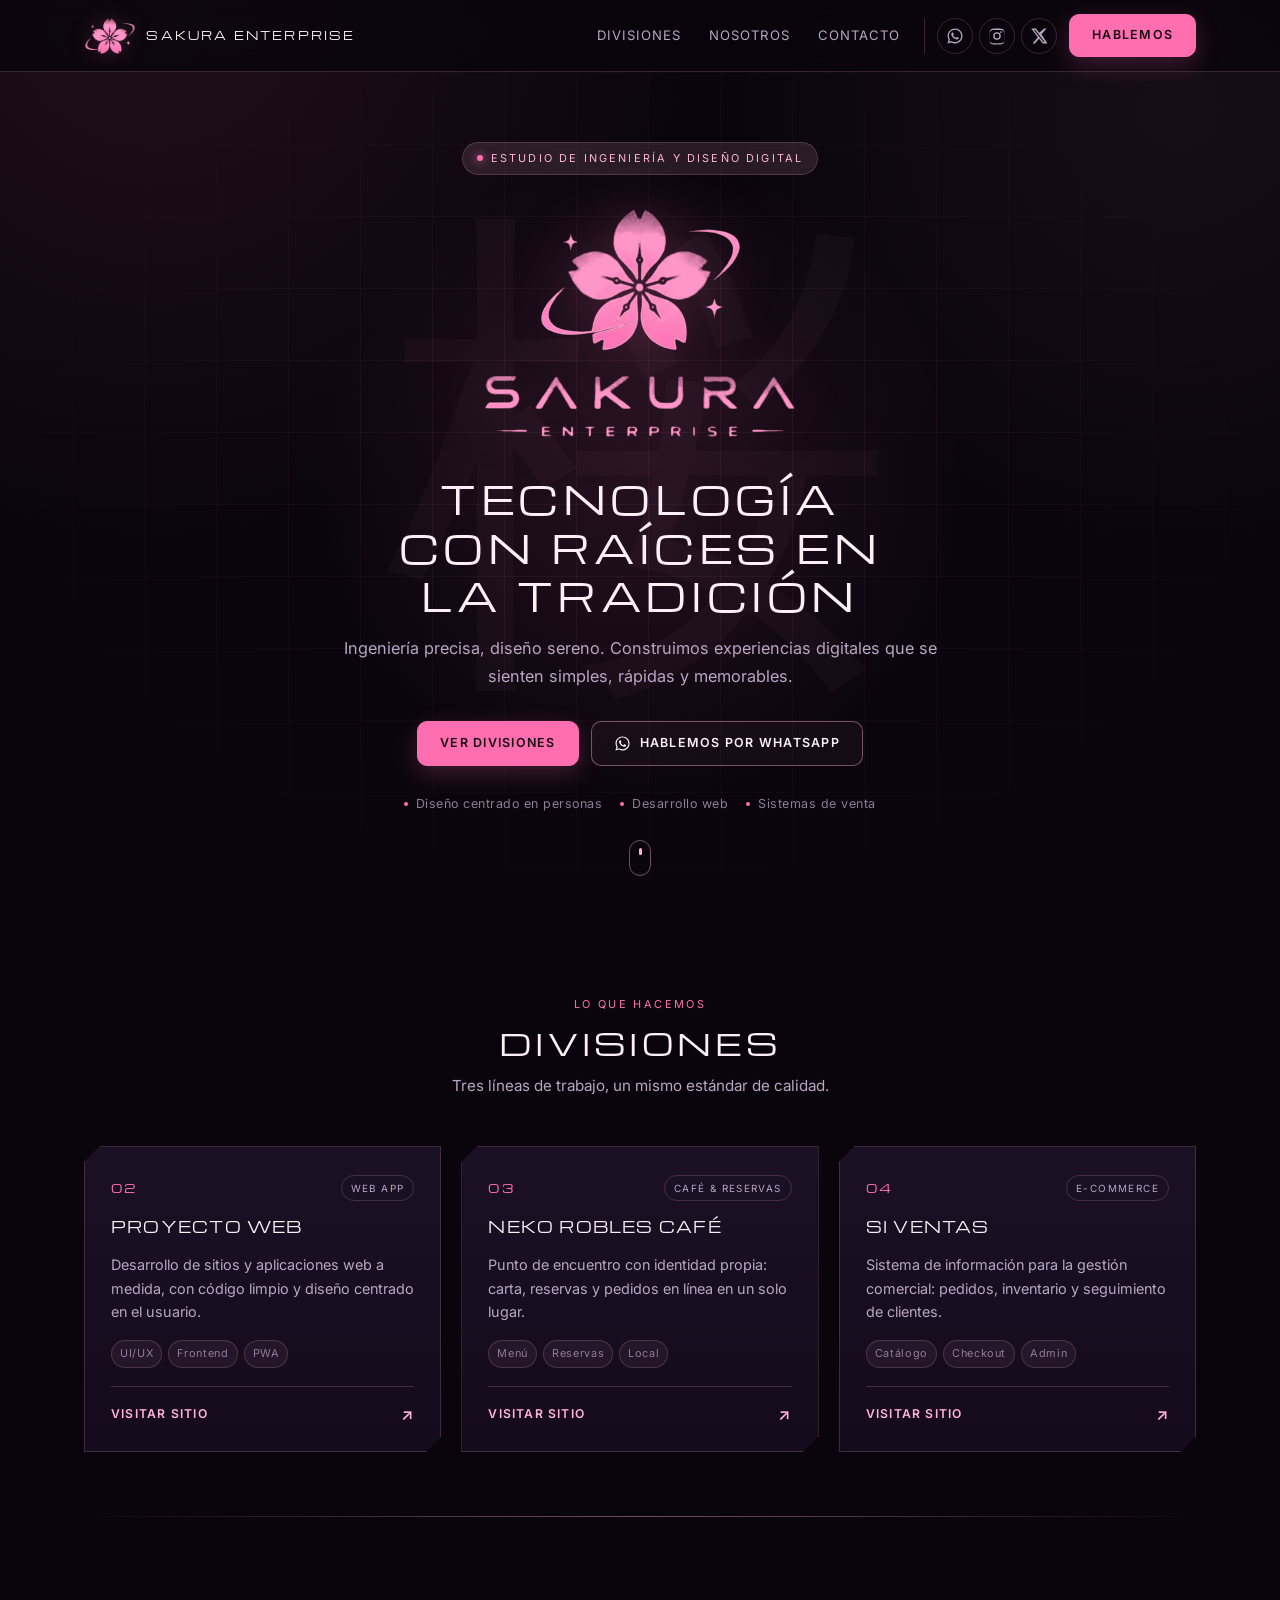
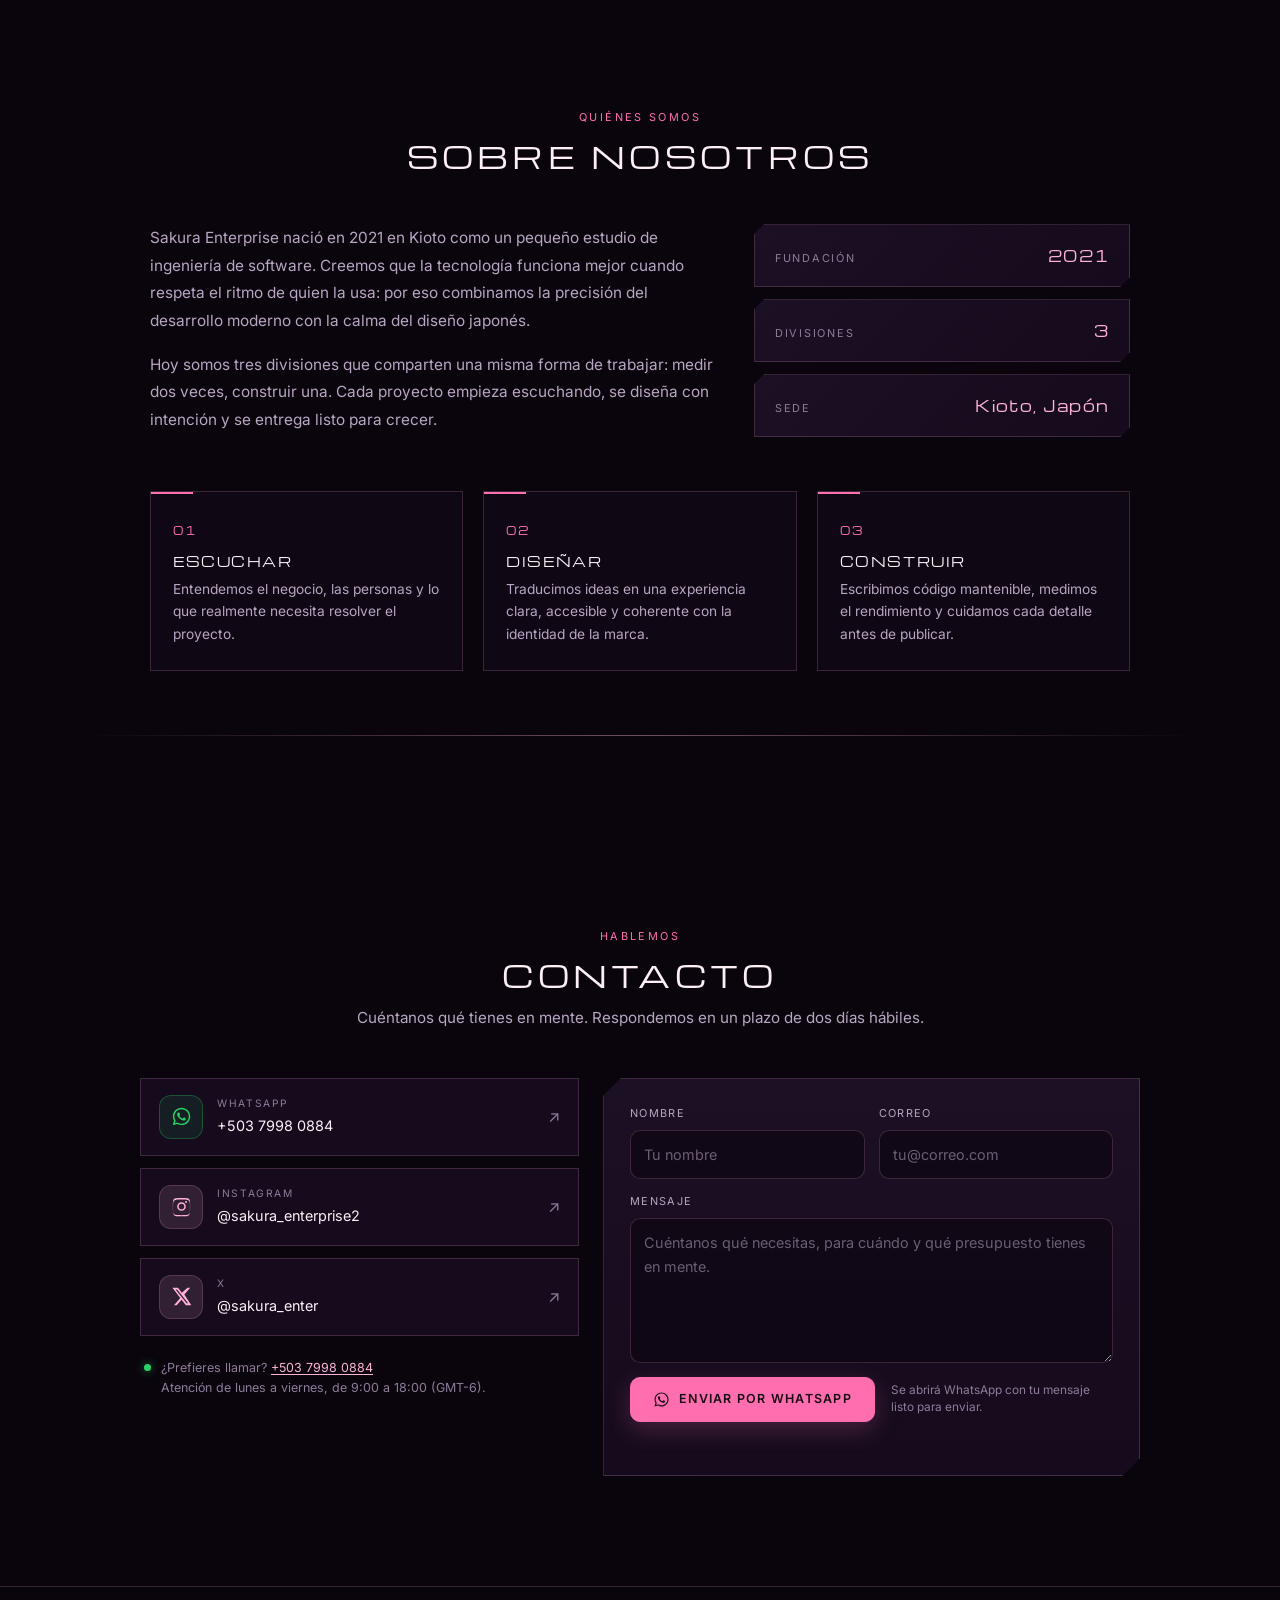
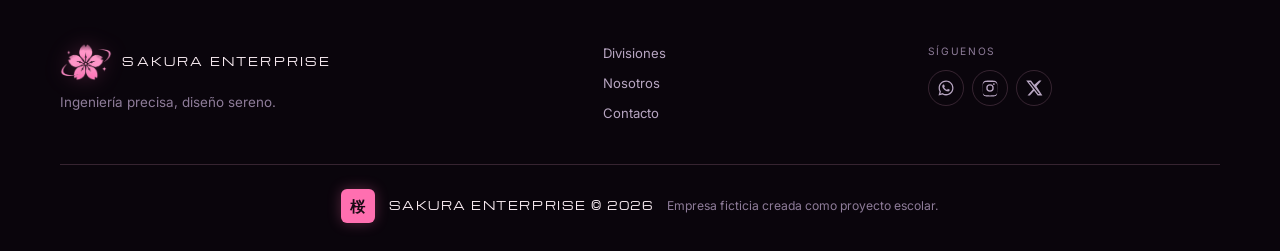
<file: index.html>
<!DOCTYPE html>
<html lang="es">
<head>
  <meta charset="UTF-8">
  <meta name="viewport" content="width=device-width, initial-scale=1.0">
  <meta name="robots" content="noindex">
  <meta http-equiv="refresh" content="0; url=./sakura-enterprise/">
  <link rel="canonical" href="https://lemichiw-cyber.github.io/la-base/sakura-enterprise/">
  <title>Redirigiendo — Sakura Enterprise</title>
  <style>
    body {
      margin: 0;
      min-height: 100vh;
      display: grid;
      place-items: center;
      background: #0A050D;
      color: #FCEFF5;
      font-family: Inter, system-ui, sans-serif;
      text-align: center;
    }
    a { color: #FFB3D9; }
  </style>
</head>
<body>
  <p>Redirigiendo a <a href="./sakura-enterprise/">Sakura Enterprise</a>…</p>
  <script>window.location.replace('./sakura-enterprise/');</script>
</body>
</html>
</file>
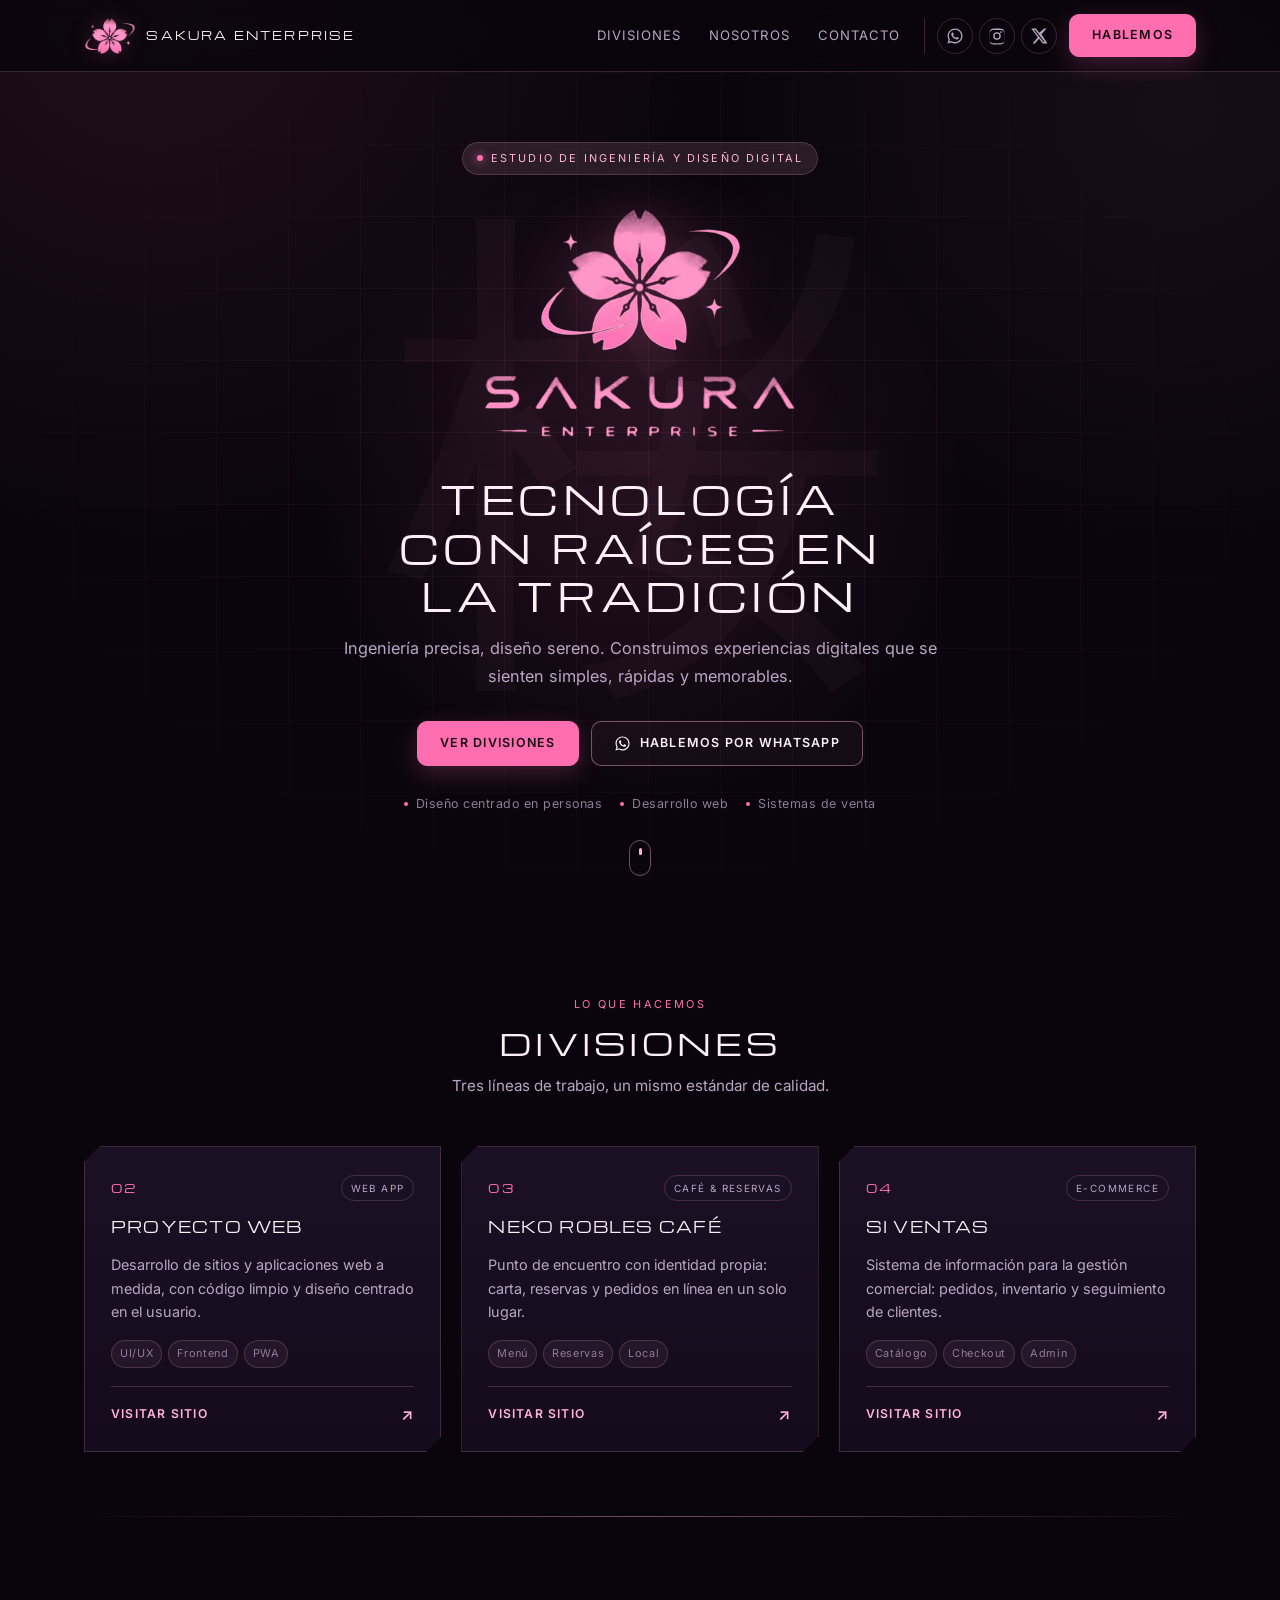
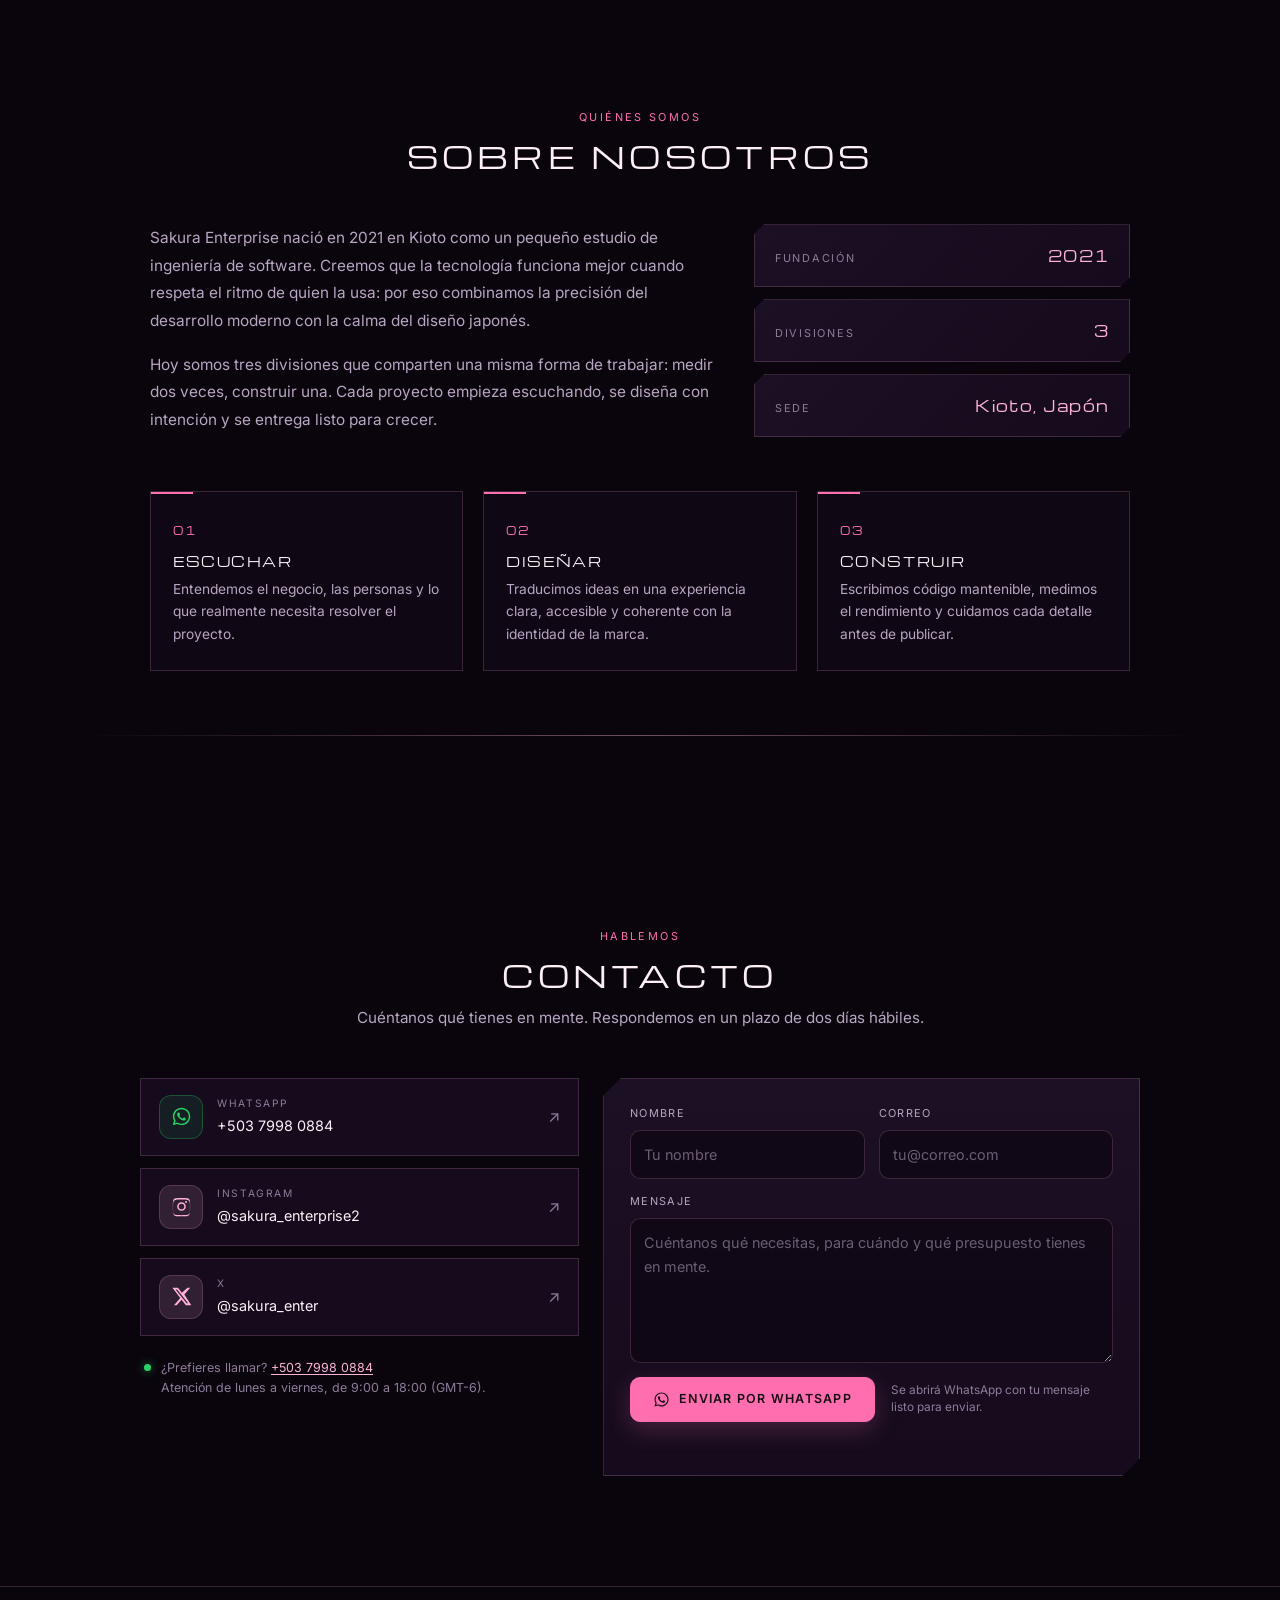
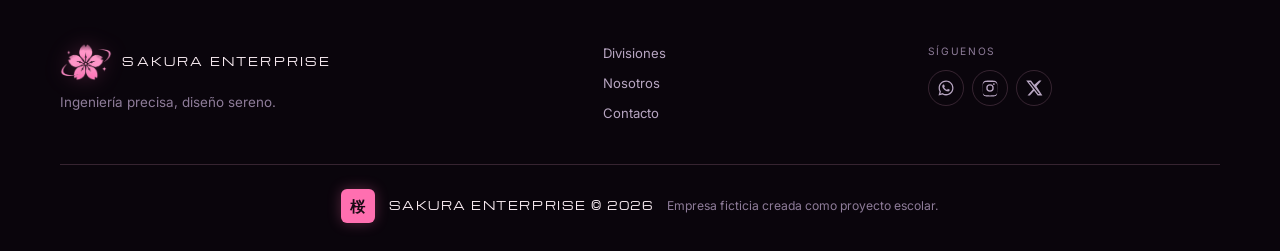
<file: sakura-enterprise/index.html>
<!DOCTYPE html>
<!--
  ============================================================
  Sakura Enterprise — Portal principal (single page)
  ------------------------------------------------------------
  Archivos: index.html · style.css · script.js · assets/
  Sin frameworks: solo HTML, CSS y JavaScript.
  Publicado en GitHub Pages.
  ============================================================
-->
<html lang="es">
<head>
  <meta charset="UTF-8">
  <meta name="viewport" content="width=device-width, initial-scale=1.0">

  <title>Sakura Enterprise — Tecnología con raíces en la tradición</title>
  <meta name="description" content="Sakura Enterprise es un estudio de ingeniería y diseño digital. Creamos sitios web, sistemas de venta y experiencias locales con precisión, calma y atención al detalle.">
  <meta name="author" content="Sakura Enterprise">
  <meta name="robots" content="index, follow">
  <meta name="theme-color" content="#0A050D">

  <!-- URL canónica y compartir en redes -->
  <link rel="canonical" href="https://lemichiw-cyber.github.io/la-base/sakura-enterprise/">

  <meta property="og:type" content="website">
  <meta property="og:locale" content="es_ES">
  <meta property="og:site_name" content="Sakura Enterprise">
  <meta property="og:title" content="Sakura Enterprise — Tecnología con raíces en la tradición">
  <meta property="og:description" content="Ingeniería precisa, diseño sereno. Tres divisiones, un mismo estándar de calidad.">
  <meta property="og:url" content="https://lemichiw-cyber.github.io/la-base/sakura-enterprise/">
  <meta property="og:image" content="https://lemichiw-cyber.github.io/la-base/sakura-enterprise/assets/og-image.jpg">
  <meta property="og:image:width" content="1200">
  <meta property="og:image:height" content="630">
  <meta property="og:image:alt" content="Banner de Sakura Enterprise con una flor de cerezo y el texto Tecnología con raíces en la tradición">

  <meta name="twitter:card" content="summary_large_image">
  <meta name="twitter:site" content="@sakura_enter">
  <meta name="twitter:creator" content="@sakura_enter">
  <meta name="twitter:title" content="Sakura Enterprise — Tecnología con raíces en la tradición">
  <meta name="twitter:description" content="Ingeniería precisa, diseño sereno. Tres divisiones, un mismo estándar de calidad.">
  <meta name="twitter:image" content="https://lemichiw-cyber.github.io/la-base/sakura-enterprise/assets/og-image.jpg">
  <meta name="twitter:image:alt" content="Banner de Sakura Enterprise con una flor de cerezo y el texto Tecnología con raíces en la tradición">

  <!-- Iconos y PWA -->
  <link rel="icon" href="assets/favicon.ico" sizes="any">
  <link rel="icon" type="image/png" sizes="32x32" href="assets/favicon-32.png">
  <link rel="icon" type="image/png" sizes="64x64" href="assets/favicon-64.png">
  <link rel="apple-touch-icon" href="assets/apple-touch-icon.png">
  <link rel="manifest" href="site.webmanifest">

  <!-- Tipografías: Michroma para títulos, Inter para texto -->
  <link rel="preconnect" href="https://fonts.googleapis.com">
  <link rel="preconnect" href="https://fonts.gstatic.com" crossorigin>
  <link href="https://fonts.googleapis.com/css2?family=Inter:wght@400;500;600;700&family=Michroma&display=swap" rel="stylesheet">

  <script>document.documentElement.classList.add('js');</script>
  <link rel="stylesheet" href="style.css">

  <!-- Datos estructurados para buscadores -->
  <script type="application/ld+json">
  {
    "@context": "https://schema.org",
    "@type": "Organization",
    "name": "Sakura Enterprise",
    "url": "https://lemichiw-cyber.github.io/la-base/sakura-enterprise/",
    "logo": "https://lemichiw-cyber.github.io/la-base/sakura-enterprise/assets/logo.png",
    "image": "https://lemichiw-cyber.github.io/la-base/sakura-enterprise/assets/og-image.jpg",
    "description": "Estudio de ingeniería y diseño digital. Sitios web, sistemas de venta y experiencias locales.",
    "sameAs": [
      "https://www.instagram.com/sakura_enterprise2/",
      "https://x.com/sakura_enter"
    ],
    "contactPoint": {
      "@type": "ContactPoint",
      "telephone": "+50379980884",
      "contactType": "customer service",
      "availableLanguage": ["es"]
    }
  }
  </script>
</head>
<body>

  <a class="skip-link" href="#contenido">Saltar al contenido</a>

  <!-- ============ ENCABEZADO FIJO ============ -->
  <header class="site-header" id="inicio">
    <div class="header-inner">
      <a class="brand" href="#inicio" aria-label="Sakura Enterprise, ir al inicio">
        <img class="brand-logo" src="assets/logo-icon.png" width="240" height="174"
             alt="" decoding="async">
        <span class="brand-name">SAKURA&nbsp;<span class="brand-name-enterprise">ENTERPRISE</span></span>
      </a>

      <button class="nav-toggle" type="button" aria-controls="site-nav" aria-expanded="false" aria-label="Abrir menú">
        <span class="nav-toggle-box" aria-hidden="true">
          <span></span><span></span><span></span>
        </span>
      </button>

      <nav class="site-nav" id="site-nav" aria-label="Navegación principal">
        <a href="#divisiones">Divisiones</a>
        <a href="#nosotros">Nosotros</a>
        <a href="#contacto">Contacto</a>

        <div class="nav-socials" role="group" aria-label="Redes sociales">
          <a class="icon-link" href="https://wa.me/50379980884?text=Hola%20Sakura%20Enterprise%2C%20quiero%20informaci%C3%B3n%20sobre%20sus%20servicios."
             target="_blank" rel="noopener noreferrer" aria-label="WhatsApp de Sakura Enterprise">
            <svg class="icon" viewBox="0 0 24 24" aria-hidden="true" focusable="false"><path d="M12.04 2C6.58 2 2.13 6.45 2.13 11.91c0 1.75.46 3.45 1.32 4.95L2 22l5.25-1.38a9.9 9.9 0 0 0 4.79 1.22h.01c5.46 0 9.91-4.45 9.91-9.91C21.96 6.45 17.5 2 12.04 2Zm0 18.15h-.01a8.2 8.2 0 0 1-4.18-1.15l-.3-.18-3.11.82.83-3.04-.2-.31a8.2 8.2 0 0 1-1.26-4.38c0-4.54 3.7-8.24 8.24-8.24 2.2 0 4.27.86 5.83 2.42a8.2 8.2 0 0 1 2.41 5.83c0 4.54-3.7 8.23-8.25 8.23Zm4.52-6.16c-.25-.12-1.47-.72-1.7-.8-.23-.08-.4-.12-.56.12-.17.25-.64.8-.78.96-.14.17-.29.19-.54.06-.25-.12-1.05-.39-2-1.23-.74-.66-1.24-1.47-1.38-1.72-.14-.25-.02-.38.11-.51.11-.11.25-.29.37-.43.12-.14.17-.25.25-.41.08-.17.04-.31-.02-.43-.06-.12-.56-1.34-.76-1.84-.2-.48-.4-.42-.56-.43h-.48c-.17 0-.43.06-.66.31-.23.25-.86.84-.86 2.05 0 1.21.88 2.38 1 2.54.12.17 1.73 2.64 4.19 3.7.59.25 1.05.4 1.41.51.59.19 1.13.16 1.56.1.48-.07 1.47-.6 1.68-1.18.21-.58.21-1.08.15-1.18-.06-.11-.23-.17-.48-.29Z"/></svg>
          </a>
          <a class="icon-link" href="https://www.instagram.com/sakura_enterprise2/"
             target="_blank" rel="noopener noreferrer" aria-label="Instagram de Sakura Enterprise">
            <svg class="icon" viewBox="0 0 24 24" aria-hidden="true" focusable="false"><path d="M12 2.16c3.2 0 3.58.01 4.85.07 1.17.05 1.8.25 2.23.42.56.22.96.48 1.38.9.42.42.68.82.9 1.38.17.43.37 1.06.42 2.23.06 1.27.07 1.65.07 4.85s-.01 3.58-.07 4.85c-.05 1.17-.25 1.8-.42 2.23-.22.56-.48.96-.9 1.38-.42.42-.82.68-1.38.9-.43.17-1.06.37-2.23.42-1.27.06-1.65.07-4.85.07s-3.58-.01-4.85-.07c-1.17-.05-1.8-.25-2.23-.42a3.7 3.7 0 0 1-1.38-.9 3.7 3.7 0 0 1-.9-1.38c-.17-.43-.37-1.06-.42-2.23-.06-1.27-.07-1.65-.07-4.85s.01-3.58.07-4.85c.05-1.17.25-1.8.42-2.23.22-.56.48-.96.9-1.38.42-.42.82-.68 1.38-.9.43-.17 1.06-.37 2.23-.42C8.42 2.17 8.8 2.16 12 2.16Zm0 1.8c-3.15 0-3.52.01-4.76.07-1.15.05-1.77.24-2.18.4-.55.21-.94.47-1.35.88-.41.41-.67.8-.88 1.35-.16.41-.35 1.03-.4 2.18-.06 1.24-.07 1.61-.07 4.76s.01 3.52.07 4.76c.05 1.15.24 1.77.4 2.18.21.55.47.94.88 1.35.41.41.8.67 1.35.88.41.16 1.03.35 2.18.4 1.24.06 1.61.07 4.76.07s3.52-.01 4.76-.07c1.15-.05 1.77-.24 2.18-.4.55-.21.94-.47 1.35-.88.41-.41.67-.8.88-1.35.16-.41.35-1.03.4-2.18.06-1.24.07-1.61.07-4.76s-.01-3.52-.07-4.76c-.05-1.15-.24-1.77-.4-2.18a3.6 3.6 0 0 0-.88-1.35 3.6 3.6 0 0 0-1.35-.88c-.41-.16-1.03-.35-2.18-.4-1.24-.06-1.61-.07-4.76-.07Zm0 3.06a4.98 4.98 0 1 1 0 9.96 4.98 4.98 0 0 1 0-9.96Zm0 8.21a3.23 3.23 0 1 0 0-6.46 3.23 3.23 0 0 0 0 6.46Zm6.34-8.4a1.16 1.16 0 1 1-2.32 0 1.16 1.16 0 0 1 2.32 0Z"/></svg>
          </a>
          <a class="icon-link" href="https://x.com/sakura_enter"
             target="_blank" rel="noopener noreferrer" aria-label="X de Sakura Enterprise">
            <svg class="icon" viewBox="0 0 24 24" aria-hidden="true" focusable="false"><path d="M18.9 2H22l-6.77 7.74L23.2 22h-6.23l-4.88-6.38L6.5 22H3.38l7.24-8.28L1.6 2h6.39l4.41 5.83L18.9 2Zm-1.1 17.84h1.72L7.1 3.96H5.25L17.8 19.84Z"/></svg>
          </a>
        </div>

        <a class="btn btn-primary nav-cta" href="#contacto">Hablemos</a>
      </nav>
    </div>
  </header>

  <main id="contenido">

    <!-- ============ HERO ============ -->
    <section class="hero" aria-labelledby="hero-title">
      <span class="hero-kanji" aria-hidden="true">桜</span>
      <div class="petals" id="petals" aria-hidden="true"></div>

      <div class="hero-content">
        <p class="hero-eyebrow">Estudio de ingeniería y diseño digital</p>

        <img class="hero-logo" src="assets/logo.png" width="660" height="496"
             alt="Logotipo de Sakura Enterprise: flor de cerezo rosa con anillo orbital y el texto SAKURA ENTERPRISE"
             fetchpriority="high">

        <h1 class="hero-title" id="hero-title">Tecnología con raíces en la tradición</h1>
        <p class="hero-sub">Ingeniería precisa, diseño sereno. Construimos experiencias digitales que se sienten simples, rápidas y memorables.</p>

        <div class="hero-actions">
          <a class="btn btn-primary" href="#divisiones">Ver divisiones</a>
          <a class="btn btn-ghost" href="https://wa.me/50379980884?text=Hola%20Sakura%20Enterprise%2C%20quiero%20informaci%C3%B3n%20sobre%20sus%20servicios."
             target="_blank" rel="noopener noreferrer">
            <svg class="icon" viewBox="0 0 24 24" aria-hidden="true" focusable="false"><path d="M12.04 2C6.58 2 2.13 6.45 2.13 11.91c0 1.75.46 3.45 1.32 4.95L2 22l5.25-1.38a9.9 9.9 0 0 0 4.79 1.22h.01c5.46 0 9.91-4.45 9.91-9.91C21.96 6.45 17.5 2 12.04 2Zm0 18.15h-.01a8.2 8.2 0 0 1-4.18-1.15l-.3-.18-3.11.82.83-3.04-.2-.31a8.2 8.2 0 0 1-1.26-4.38c0-4.54 3.7-8.24 8.24-8.24 2.2 0 4.27.86 5.83 2.42a8.2 8.2 0 0 1 2.41 5.83c0 4.54-3.7 8.23-8.25 8.23Zm4.52-6.16c-.25-.12-1.47-.72-1.7-.8-.23-.08-.4-.12-.56.12-.17.25-.64.8-.78.96-.14.17-.29.19-.54.06-.25-.12-1.05-.39-2-1.23-.74-.66-1.24-1.47-1.38-1.72-.14-.25-.02-.38.11-.51.11-.11.25-.29.37-.43.12-.14.17-.25.25-.41.08-.17.04-.31-.02-.43-.06-.12-.56-1.34-.76-1.84-.2-.48-.4-.42-.56-.43h-.48c-.17 0-.43.06-.66.31-.23.25-.86.84-.86 2.05 0 1.21.88 2.38 1 2.54.12.17 1.73 2.64 4.19 3.7.59.25 1.05.4 1.41.51.59.19 1.13.16 1.56.1.48-.07 1.47-.6 1.68-1.18.21-.58.21-1.08.15-1.18-.06-.11-.23-.17-.48-.29Z"/></svg>
            Hablemos por WhatsApp
          </a>
        </div>

        <ul class="hero-tags" aria-label="Especialidades">
          <li>Diseño centrado en personas</li>
          <li>Desarrollo web</li>
          <li>Sistemas de venta</li>
        </ul>
      </div>

      <a class="hero-scroll" href="#divisiones" aria-label="Bajar a las divisiones">
        <span aria-hidden="true"></span>
      </a>
    </section>

    <!-- ============ DIVISIONES ============ -->
    <section class="section" id="divisiones" aria-labelledby="divisiones-title">
      <div class="section-head">
        <p class="section-eyebrow">Lo que hacemos</p>
        <h2 class="section-title" id="divisiones-title">Divisiones</h2>
        <p class="section-sub">Tres líneas de trabajo, un mismo estándar de calidad.</p>
      </div>

      <div class="cards">

        <article class="card">
          <div class="card-top">
            <span class="card-index" aria-hidden="true">02</span>
            <span class="card-badge">Web app</span>
          </div>
          <h3 class="card-title">Proyecto Web</h3>
          <p class="card-text">Desarrollo de sitios y aplicaciones web a medida, con código limpio y diseño centrado en el usuario.</p>
          <ul class="card-tags" aria-label="Especialidades de Proyecto Web">
            <li>UI/UX</li>
            <li>Frontend</li>
            <li>PWA</li>
          </ul>
          <a class="card-link" href="https://lemichiw-cyber.github.io/proyecto_web/"
             target="_blank" rel="noopener noreferrer">
            Visitar sitio <span aria-hidden="true">↗</span>
          </a>
        </article>

        <article class="card">
          <div class="card-top">
            <span class="card-index" aria-hidden="true">03</span>
            <span class="card-badge">Café &amp; reservas</span>
          </div>
          <h3 class="card-title">Neko Robles Café</h3>
          <p class="card-text">Punto de encuentro con identidad propia: carta, reservas y pedidos en línea en un solo lugar.</p>
          <ul class="card-tags" aria-label="Especialidades de Neko Robles Café">
            <li>Menú</li>
            <li>Reservas</li>
            <li>Local</li>
          </ul>
          <a class="card-link" href="https://lemichiw-cyber.github.io/neko-robles-cafe/"
             target="_blank" rel="noopener noreferrer">
            Visitar sitio <span aria-hidden="true">↗</span>
          </a>
        </article>

        <article class="card">
          <div class="card-top">
            <span class="card-index" aria-hidden="true">04</span>
            <span class="card-badge">E-commerce</span>
          </div>
          <h3 class="card-title">SI Ventas</h3>
          <p class="card-text">Sistema de información para la gestión comercial: pedidos, inventario y seguimiento de clientes.</p>
          <ul class="card-tags" aria-label="Especialidades de SI Ventas">
            <li>Catálogo</li>
            <li>Checkout</li>
            <li>Admin</li>
          </ul>
          <a class="card-link" href="https://lemichiw-cyber.github.io/si-ventas-/"
             target="_blank" rel="noopener noreferrer">
            Visitar sitio <span aria-hidden="true">↗</span>
          </a>
        </article>

      </div>
    </section>

    <!-- ============ SOBRE NOSOTROS ============ -->
    <section class="section" id="nosotros" aria-labelledby="nosotros-title">
      <div class="section-head">
        <p class="section-eyebrow">Quiénes somos</p>
        <h2 class="section-title" id="nosotros-title">Sobre nosotros</h2>
      </div>

      <div class="about-grid">
        <div class="about-copy">
          <p>
            Sakura Enterprise nació en 2021 en Kioto como un pequeño estudio de ingeniería de software.
            Creemos que la tecnología funciona mejor cuando respeta el ritmo de quien la usa: por eso
            combinamos la precisión del desarrollo moderno con la calma del diseño japonés.
          </p>
          <p>
            Hoy somos tres divisiones que comparten una misma forma de trabajar: medir dos veces,
            construir una. Cada proyecto empieza escuchando, se diseña con intención y se entrega
            listo para crecer.
          </p>
        </div>

        <dl class="stats">
          <div class="stat">
            <dt class="stat-label">Fundación</dt>
            <dd class="stat-value">2021</dd>
          </div>
          <div class="stat">
            <dt class="stat-label">Divisiones</dt>
            <dd class="stat-value">3</dd>
          </div>
          <div class="stat">
            <dt class="stat-label">Sede</dt>
            <dd class="stat-value">Kioto, Japón</dd>
          </div>
        </dl>
      </div>

      <ol class="process" aria-label="Nuestro proceso de trabajo">
        <li class="process-step">
          <span class="process-number" aria-hidden="true">01</span>
          <h3>Escuchar</h3>
          <p>Entendemos el negocio, las personas y lo que realmente necesita resolver el proyecto.</p>
        </li>
        <li class="process-step">
          <span class="process-number" aria-hidden="true">02</span>
          <h3>Diseñar</h3>
          <p>Traducimos ideas en una experiencia clara, accesible y coherente con la identidad de la marca.</p>
        </li>
        <li class="process-step">
          <span class="process-number" aria-hidden="true">03</span>
          <h3>Construir</h3>
          <p>Escribimos código mantenible, medimos el rendimiento y cuidamos cada detalle antes de publicar.</p>
        </li>
      </ol>
    </section>

    <!-- ============ CONTACTO ============ -->
    <section class="section section-contact" id="contacto" aria-labelledby="contacto-title">
      <div class="section-head">
        <p class="section-eyebrow">Hablemos</p>
        <h2 class="section-title" id="contacto-title">Contacto</h2>
        <p class="section-sub">Cuéntanos qué tienes en mente. Respondemos en un plazo de dos días hábiles.</p>
      </div>

      <div class="contact-layout">
        <div class="contact-list">
          <a class="contact-card" href="https://wa.me/50379980884?text=Hola%20Sakura%20Enterprise%2C%20quiero%20informaci%C3%B3n%20sobre%20sus%20servicios."
             target="_blank" rel="noopener noreferrer">
            <span class="contact-icon contact-icon--wa" aria-hidden="true">
              <svg class="icon" viewBox="0 0 24 24" focusable="false"><path d="M12.04 2C6.58 2 2.13 6.45 2.13 11.91c0 1.75.46 3.45 1.32 4.95L2 22l5.25-1.38a9.9 9.9 0 0 0 4.79 1.22h.01c5.46 0 9.91-4.45 9.91-9.91C21.96 6.45 17.5 2 12.04 2Zm0 18.15h-.01a8.2 8.2 0 0 1-4.18-1.15l-.3-.18-3.11.82.83-3.04-.2-.31a8.2 8.2 0 0 1-1.26-4.38c0-4.54 3.7-8.24 8.24-8.24 2.2 0 4.27.86 5.83 2.42a8.2 8.2 0 0 1 2.41 5.83c0 4.54-3.7 8.23-8.25 8.23Zm4.52-6.16c-.25-.12-1.47-.72-1.7-.8-.23-.08-.4-.12-.56.12-.17.25-.64.8-.78.96-.14.17-.29.19-.54.06-.25-.12-1.05-.39-2-1.23-.74-.66-1.24-1.47-1.38-1.72-.14-.25-.02-.38.11-.51.11-.11.25-.29.37-.43.12-.14.17-.25.25-.41.08-.17.04-.31-.02-.43-.06-.12-.56-1.34-.76-1.84-.2-.48-.4-.42-.56-.43h-.48c-.17 0-.43.06-.66.31-.23.25-.86.84-.86 2.05 0 1.21.88 2.38 1 2.54.12.17 1.73 2.64 4.19 3.7.59.25 1.05.4 1.41.51.59.19 1.13.16 1.56.1.48-.07 1.47-.6 1.68-1.18.21-.58.21-1.08.15-1.18-.06-.11-.23-.17-.48-.29Z"/></svg>
            </span>
            <span class="contact-copy">
              <span class="contact-label">WhatsApp</span>
              <span class="contact-value">+503 7998 0884</span>
            </span>
            <span class="contact-arrow" aria-hidden="true">↗</span>
          </a>

          <a class="contact-card" href="https://www.instagram.com/sakura_enterprise2/"
             target="_blank" rel="noopener noreferrer">
            <span class="contact-icon" aria-hidden="true">
              <svg class="icon" viewBox="0 0 24 24" focusable="false"><path d="M12 2.16c3.2 0 3.58.01 4.85.07 1.17.05 1.8.25 2.23.42.56.22.96.48 1.38.9.42.42.68.82.9 1.38.17.43.37 1.06.42 2.23.06 1.27.07 1.65.07 4.85s-.01 3.58-.07 4.85c-.05 1.17-.25 1.8-.42 2.23-.22.56-.48.96-.9 1.38-.42.42-.82.68-1.38.9-.43.17-1.06.37-2.23.42-1.27.06-1.65.07-4.85.07s-3.58-.01-4.85-.07c-1.17-.05-1.8-.25-2.23-.42a3.7 3.7 0 0 1-1.38-.9 3.7 3.7 0 0 1-.9-1.38c-.17-.43-.37-1.06-.42-2.23-.06-1.27-.07-1.65-.07-4.85s.01-3.58.07-4.85c.05-1.17.25-1.8.42-2.23.22-.56.48-.96.9-1.38.42-.42.82-.68 1.38-.9.43-.17 1.06-.37 2.23-.42C8.42 2.17 8.8 2.16 12 2.16Zm0 1.8c-3.15 0-3.52.01-4.76.07-1.15.05-1.77.24-2.18.4-.55.21-.94.47-1.35.88-.41.41-.67.8-.88 1.35-.16.41-.35 1.03-.4 2.18-.06 1.24-.07 1.61-.07 4.76s.01 3.52.07 4.76c.05 1.15.24 1.77.4 2.18.21.55.47.94.88 1.35.41.41.8.67 1.35.88.41.16 1.03.35 2.18.4 1.24.06 1.61.07 4.76.07s3.52-.01 4.76-.07c1.15-.05 1.77-.24 2.18-.4.55-.21.94-.47 1.35-.88.41-.41.67-.8.88-1.35.16-.41.35-1.03.4-2.18.06-1.24.07-1.61.07-4.76s-.01-3.52-.07-4.76c-.05-1.15-.24-1.77-.4-2.18a3.6 3.6 0 0 0-.88-1.35 3.6 3.6 0 0 0-1.35-.88c-.41-.16-1.03-.35-2.18-.4-1.24-.06-1.61-.07-4.76-.07Zm0 3.06a4.98 4.98 0 1 1 0 9.96 4.98 4.98 0 0 1 0-9.96Zm0 8.21a3.23 3.23 0 1 0 0-6.46 3.23 3.23 0 0 0 0 6.46Zm6.34-8.4a1.16 1.16 0 1 1-2.32 0 1.16 1.16 0 0 1 2.32 0Z"/></svg>
            </span>
            <span class="contact-copy">
              <span class="contact-label">Instagram</span>
              <span class="contact-value">@sakura_enterprise2</span>
            </span>
            <span class="contact-arrow" aria-hidden="true">↗</span>
          </a>

          <a class="contact-card" href="https://x.com/sakura_enter"
             target="_blank" rel="noopener noreferrer">
            <span class="contact-icon" aria-hidden="true">
              <svg class="icon" viewBox="0 0 24 24" focusable="false"><path d="M18.9 2H22l-6.77 7.74L23.2 22h-6.23l-4.88-6.38L6.5 22H3.38l7.24-8.28L1.6 2h6.39l4.41 5.83L18.9 2Zm-1.1 17.84h1.72L7.1 3.96H5.25L17.8 19.84Z"/></svg>
            </span>
            <span class="contact-copy">
              <span class="contact-label">X</span>
              <span class="contact-value">@sakura_enter</span>
            </span>
            <span class="contact-arrow" aria-hidden="true">↗</span>
          </a>

          <div class="contact-note">
            <span class="contact-note-dot" aria-hidden="true"></span>
            <p>¿Prefieres llamar? <a href="tel:+50379980884">+503 7998 0884</a><br>Atención de lunes a viernes, de 9:00 a 18:00 (GMT-6).</p>
          </div>
        </div>

        <form class="contact-form" id="contact-form" action="#" method="post">
          <div class="form-row">
            <div class="field">
              <label for="name">Nombre</label>
              <input id="name" name="name" type="text" autocomplete="name" placeholder="Tu nombre" required>
            </div>
            <div class="field">
              <label for="email">Correo</label>
              <input id="email" name="email" type="email" autocomplete="email" placeholder="tu@correo.com" required>
            </div>
          </div>

          <div class="field">
            <label for="message">Mensaje</label>
            <textarea id="message" name="message" rows="5" placeholder="Cuéntanos qué necesitas, para cuándo y qué presupuesto tienes en mente." required></textarea>
          </div>

          <div class="form-footer">
            <button class="btn btn-primary" type="submit">
              <svg class="icon" viewBox="0 0 24 24" aria-hidden="true" focusable="false"><path d="M12.04 2C6.58 2 2.13 6.45 2.13 11.91c0 1.75.46 3.45 1.32 4.95L2 22l5.25-1.38a9.9 9.9 0 0 0 4.79 1.22h.01c5.46 0 9.91-4.45 9.91-9.91C21.96 6.45 17.5 2 12.04 2Zm0 18.15h-.01a8.2 8.2 0 0 1-4.18-1.15l-.3-.18-3.11.82.83-3.04-.2-.31a8.2 8.2 0 0 1-1.26-4.38c0-4.54 3.7-8.24 8.24-8.24 2.2 0 4.27.86 5.83 2.42a8.2 8.2 0 0 1 2.41 5.83c0 4.54-3.7 8.23-8.25 8.23Zm4.52-6.16c-.25-.12-1.47-.72-1.7-.8-.23-.08-.4-.12-.56.12-.17.25-.64.8-.78.96-.14.17-.29.19-.54.06-.25-.12-1.05-.39-2-1.23-.74-.66-1.24-1.47-1.38-1.72-.14-.25-.02-.38.11-.51.11-.11.25-.29.37-.43.12-.14.17-.25.25-.41.08-.17.04-.31-.02-.43-.06-.12-.56-1.34-.76-1.84-.2-.48-.4-.42-.56-.43h-.48c-.17 0-.43.06-.66.31-.23.25-.86.84-.86 2.05 0 1.21.88 2.38 1 2.54.12.17 1.73 2.64 4.19 3.7.59.25 1.05.4 1.41.51.59.19 1.13.16 1.56.1.48-.07 1.47-.6 1.68-1.18.21-.58.21-1.08.15-1.18-.06-.11-.23-.17-.48-.29Z"/></svg>
              Enviar por WhatsApp
            </button>
            <p class="form-note">Se abrirá WhatsApp con tu mensaje listo para enviar.</p>
          </div>

          <noscript>
            <p class="form-note">El formulario necesita JavaScript. También puedes escribirnos directamente por <a href="https://wa.me/50379980884?text=Hola%20Sakura%20Enterprise%2C%20quiero%20informaci%C3%B3n%20sobre%20sus%20servicios." target="_blank" rel="noopener noreferrer">WhatsApp</a>.</p>
          </noscript>

          <p class="form-status" id="form-status" role="status" aria-live="polite"></p>
        </form>
      </div>
    </section>

  </main>

  <!-- ============ PIE DE PÁGINA ============ -->
  <footer class="site-footer">
    <div class="footer-inner">
      <div class="footer-brand">
        <a class="brand" href="#inicio" aria-label="Sakura Enterprise, ir al inicio">
          <img class="brand-logo" src="assets/logo-icon.png" width="240" height="174" alt="" loading="lazy" decoding="async">
          <span class="brand-name">SAKURA&nbsp;<span class="brand-name-enterprise">ENTERPRISE</span></span>
        </a>
        <p>Ingeniería precisa, diseño sereno.</p>
      </div>

      <nav class="footer-nav" aria-label="Navegación del pie de página">
        <a href="#divisiones">Divisiones</a>
        <a href="#nosotros">Nosotros</a>
        <a href="#contacto">Contacto</a>
      </nav>

      <div class="footer-social">
        <span class="footer-label">Síguenos</span>
        <div class="social-row">
          <a class="icon-link" href="https://wa.me/50379980884?text=Hola%20Sakura%20Enterprise%2C%20quiero%20informaci%C3%B3n%20sobre%20sus%20servicios."
             target="_blank" rel="noopener noreferrer" aria-label="WhatsApp de Sakura Enterprise">
            <svg class="icon" viewBox="0 0 24 24" aria-hidden="true" focusable="false"><path d="M12.04 2C6.58 2 2.13 6.45 2.13 11.91c0 1.75.46 3.45 1.32 4.95L2 22l5.25-1.38a9.9 9.9 0 0 0 4.79 1.22h.01c5.46 0 9.91-4.45 9.91-9.91C21.96 6.45 17.5 2 12.04 2Zm0 18.15h-.01a8.2 8.2 0 0 1-4.18-1.15l-.3-.18-3.11.82.83-3.04-.2-.31a8.2 8.2 0 0 1-1.26-4.38c0-4.54 3.7-8.24 8.24-8.24 2.2 0 4.27.86 5.83 2.42a8.2 8.2 0 0 1 2.41 5.83c0 4.54-3.7 8.23-8.25 8.23Zm4.52-6.16c-.25-.12-1.47-.72-1.7-.8-.23-.08-.4-.12-.56.12-.17.25-.64.8-.78.96-.14.17-.29.19-.54.06-.25-.12-1.05-.39-2-1.23-.74-.66-1.24-1.47-1.38-1.72-.14-.25-.02-.38.11-.51.11-.11.25-.29.37-.43.12-.14.17-.25.25-.41.08-.17.04-.31-.02-.43-.06-.12-.56-1.34-.76-1.84-.2-.48-.4-.42-.56-.43h-.48c-.17 0-.43.06-.66.31-.23.25-.86.84-.86 2.05 0 1.21.88 2.38 1 2.54.12.17 1.73 2.64 4.19 3.7.59.25 1.05.4 1.41.51.59.19 1.13.16 1.56.1.48-.07 1.47-.6 1.68-1.18.21-.58.21-1.08.15-1.18-.06-.11-.23-.17-.48-.29Z"/></svg>
          </a>
          <a class="icon-link" href="https://www.instagram.com/sakura_enterprise2/"
             target="_blank" rel="noopener noreferrer" aria-label="Instagram de Sakura Enterprise">
            <svg class="icon" viewBox="0 0 24 24" aria-hidden="true" focusable="false"><path d="M12 2.16c3.2 0 3.58.01 4.85.07 1.17.05 1.8.25 2.23.42.56.22.96.48 1.38.9.42.42.68.82.9 1.38.17.43.37 1.06.42 2.23.06 1.27.07 1.65.07 4.85s-.01 3.58-.07 4.85c-.05 1.17-.25 1.8-.42 2.23-.22.56-.48.96-.9 1.38-.42.42-.82.68-1.38.9-.43.17-1.06.37-2.23.42-1.27.06-1.65.07-4.85.07s-3.58-.01-4.85-.07c-1.17-.05-1.8-.25-2.23-.42a3.7 3.7 0 0 1-1.38-.9 3.7 3.7 0 0 1-.9-1.38c-.17-.43-.37-1.06-.42-2.23-.06-1.27-.07-1.65-.07-4.85s.01-3.58.07-4.85c.05-1.17.25-1.8.42-2.23.22-.56.48-.96.9-1.38.42-.42.82-.68 1.38-.9.43-.17 1.06-.37 2.23-.42C8.42 2.17 8.8 2.16 12 2.16Zm0 1.8c-3.15 0-3.52.01-4.76.07-1.15.05-1.77.24-2.18.4-.55.21-.94.47-1.35.88-.41.41-.67.8-.88 1.35-.16.41-.35 1.03-.4 2.18-.06 1.24-.07 1.61-.07 4.76s.01 3.52.07 4.76c.05 1.15.24 1.77.4 2.18.21.55.47.94.88 1.35.41.41.8.67 1.35.88.41.16 1.03.35 2.18.4 1.24.06 1.61.07 4.76.07s3.52-.01 4.76-.07c1.15-.05 1.77-.24 2.18-.4.55-.21.94-.47 1.35-.88.41-.41.67-.8.88-1.35.16-.41.35-1.03.4-2.18.06-1.24.07-1.61.07-4.76s-.01-3.52-.07-4.76c-.05-1.15-.24-1.77-.4-2.18a3.6 3.6 0 0 0-.88-1.35 3.6 3.6 0 0 0-1.35-.88c-.41-.16-1.03-.35-2.18-.4-1.24-.06-1.61-.07-4.76-.07Zm0 3.06a4.98 4.98 0 1 1 0 9.96 4.98 4.98 0 0 1 0-9.96Zm0 8.21a3.23 3.23 0 1 0 0-6.46 3.23 3.23 0 0 0 0 6.46Zm6.34-8.4a1.16 1.16 0 1 1-2.32 0 1.16 1.16 0 0 1 2.32 0Z"/></svg>
          </a>
          <a class="icon-link" href="https://x.com/sakura_enter"
             target="_blank" rel="noopener noreferrer" aria-label="X de Sakura Enterprise">
            <svg class="icon" viewBox="0 0 24 24" aria-hidden="true" focusable="false"><path d="M18.9 2H22l-6.77 7.74L23.2 22h-6.23l-4.88-6.38L6.5 22H3.38l7.24-8.28L1.6 2h6.39l4.41 5.83L18.9 2Zm-1.1 17.84h1.72L7.1 3.96H5.25L17.8 19.84Z"/></svg>
          </a>
        </div>
      </div>
    </div>

    <div class="footer-bottom">
      <span class="hanko" aria-hidden="true">桜</span>
      <p class="footer-copy">Sakura Enterprise © <span id="year">2026</span></p>
      <p class="footer-note">Empresa ficticia creada como proyecto escolar.</p>
    </div>
  </footer>

  <!-- Botón flotante de WhatsApp -->
  <a class="whatsapp-float" href="https://wa.me/50379980884?text=Hola%20Sakura%20Enterprise%2C%20quiero%20informaci%C3%B3n%20sobre%20sus%20servicios."
     target="_blank" rel="noopener noreferrer" aria-label="Escribir a Sakura Enterprise por WhatsApp">
    <svg class="icon" viewBox="0 0 24 24" aria-hidden="true" focusable="false"><path d="M12.04 2C6.58 2 2.13 6.45 2.13 11.91c0 1.75.46 3.45 1.32 4.95L2 22l5.25-1.38a9.9 9.9 0 0 0 4.79 1.22h.01c5.46 0 9.91-4.45 9.91-9.91C21.96 6.45 17.5 2 12.04 2Zm0 18.15h-.01a8.2 8.2 0 0 1-4.18-1.15l-.3-.18-3.11.82.83-3.04-.2-.31a8.2 8.2 0 0 1-1.26-4.38c0-4.54 3.7-8.24 8.24-8.24 2.2 0 4.27.86 5.83 2.42a8.2 8.2 0 0 1 2.41 5.83c0 4.54-3.7 8.23-8.25 8.23Zm4.52-6.16c-.25-.12-1.47-.72-1.7-.8-.23-.08-.4-.12-.56.12-.17.25-.64.8-.78.96-.14.17-.29.19-.54.06-.25-.12-1.05-.39-2-1.23-.74-.66-1.24-1.47-1.38-1.72-.14-.25-.02-.38.11-.51.11-.11.25-.29.37-.43.12-.14.17-.25.25-.41.08-.17.04-.31-.02-.43-.06-.12-.56-1.34-.76-1.84-.2-.48-.4-.42-.56-.43h-.48c-.17 0-.43.06-.66.31-.23.25-.86.84-.86 2.05 0 1.21.88 2.38 1 2.54.12.17 1.73 2.64 4.19 3.7.59.25 1.05.4 1.41.51.59.19 1.13.16 1.56.1.48-.07 1.47-.6 1.68-1.18.21-.58.21-1.08.15-1.18-.06-.11-.23-.17-.48-.29Z"/></svg>
    <span class="whatsapp-float-label">WhatsApp</span>
  </a>

  <script src="script.js"></script>
</body>
</html>
</file>
<file: sakura-enterprise/style.css>
/* ============================================================
   Sakura Enterprise — Hoja de estilos
   ------------------------------------------------------------
   Paleta y tipografía definidas como variables en :root.
   Sin frameworks: solo CSS moderno (custom properties,
   grid, flexbox, clamp() y media queries).
   ============================================================ */

/* ---------- 1. VARIABLES ---------- */
:root {
  /* Colores principales (paleta del logo) */
  --bg:            #0A050D;  /* fondo negro violáceo */
  --bg-soft:       #0E0712;
  --surface:       #150B1C;  /* superficies morado muy oscuro */
  --surface-2:     #1C1024;  /* superficie un poco más clara */
  --surface-3:     #24142E;

  --accent:        #FFB3D9;  /* rosa sakura claro */
  --accent-strong: #FF6FB0;  /* rosa sakura intenso */
  --accent-deep:   #D94F8E;
  --accent-dim:    rgba(255, 179, 217, 0.12);

  --text:          #FCEFF5;  /* texto principal, blanco rosado */
  --text-muted:    #B8A6C2;  /* texto secundario, gris lavanda */
  --text-dim:      #8E7C99;  /* texto terciario */

  /* Líneas y brillos */
  --line:          rgba(255, 179, 217, 0.18);
  --line-strong:   rgba(255, 179, 217, 0.42);
  --glow:          0 0 24px rgba(255, 111, 176, 0.22);
  --shadow:        0 24px 60px rgba(0, 0, 0, 0.45);

  /* WhatsApp */
  --wa:            #25D366;
  --wa-bright:     #2EE06F;

  /* Tipografías */
  --font-title:    'Michroma', 'Orbitron', system-ui, sans-serif;
  --font-body:     'Inter', 'DM Sans', system-ui, sans-serif;

  /* Ritmo y medidas */
  --maxw:          1160px;
  --radius:        16px;
  --header-h:      72px;
}

/* ---------- 2. RESET BÁSICO ---------- */
*,
*::before,
*::after { box-sizing: border-box; }

html {
  color-scheme: dark;
  accent-color: var(--accent-strong);
  scroll-behavior: smooth;
  scroll-padding-top: calc(var(--header-h) + 24px);
}

body {
  margin: 0;
  background-color: var(--bg);
  background-image:
    radial-gradient(circle at 12% 0%, rgba(255, 111, 176, 0.09), transparent 34rem),
    radial-gradient(circle at 92% 12%, rgba(255, 179, 217, 0.05), transparent 28rem);
  background-attachment: fixed;
  color: var(--text);
  font-family: var(--font-body);
  font-size: 1rem;
  line-height: 1.65;
  -webkit-font-smoothing: antialiased;
  overflow-x: hidden;
}

img { max-width: 100%; height: auto; display: block; }

a { color: inherit; text-decoration: none; }

button,
input,
textarea { font: inherit; }

h1, h2, h3 {
  font-family: var(--font-title);
  font-weight: 400;
  letter-spacing: 0.14em;
  text-transform: uppercase;
  line-height: 1.28;
  margin: 0;
  text-wrap: balance;
}

::selection {
  background: var(--accent-strong);
  color: #1A0A14;
}

:focus-visible {
  outline: 2px solid var(--accent);
  outline-offset: 3px;
  border-radius: 4px;
}

.sr-only {
  position: absolute;
  width: 1px;
  height: 1px;
  padding: 0;
  margin: -1px;
  overflow: hidden;
  clip: rect(0, 0, 0, 0);
  white-space: nowrap;
  border: 0;
}

.skip-link {
  position: fixed;
  top: 12px;
  left: 12px;
  z-index: 999;
  transform: translateY(-160%);
  background: var(--accent);
  color: #1A0A14;
  padding: 10px 16px;
  border-radius: 8px;
  font-weight: 600;
  transition: transform 0.2s ease;
}

.skip-link:focus { transform: translateY(0); }

/* ---------- 3. ENCABEZADO ---------- */
.site-header {
  position: fixed;
  inset: 0 0 auto 0;
  height: var(--header-h);
  z-index: 100;
  background: rgba(10, 5, 13, 0.84);
  backdrop-filter: blur(14px);
  -webkit-backdrop-filter: blur(14px);
  border-bottom: 1px solid var(--line);
}

.header-inner {
  max-width: var(--maxw);
  height: 100%;
  margin: 0 auto;
  padding: 0 24px;
  display: flex;
  align-items: center;
  justify-content: space-between;
  gap: 20px;
}

.brand {
  display: flex;
  align-items: center;
  gap: 10px;
  min-width: 0;
}

.brand-logo {
  height: 38px;
  width: auto;
  flex-shrink: 0;
  filter: drop-shadow(0 0 10px rgba(255, 111, 176, 0.25));
}

.brand-name {
  font-family: var(--font-title);
  font-size: 0.68rem;
  letter-spacing: 0.2em;
  color: var(--text);
  white-space: nowrap;
  overflow: hidden;
  text-overflow: ellipsis;
}

.brand-name-enterprise { display: inline; }

.site-nav {
  display: flex;
  align-items: center;
  gap: 4px;
}

.site-nav > a:not(.btn) {
  font-size: 0.82rem;
  letter-spacing: 0.08em;
  text-transform: uppercase;
  color: var(--text-muted);
  padding: 10px 12px;
  border-radius: 8px;
  transition: color 0.2s ease, background-color 0.2s ease;
}

.site-nav > a:not(.btn):hover,
.site-nav > a:not(.btn).is-active {
  color: var(--accent);
  background: var(--accent-dim);
}

.nav-socials {
  display: flex;
  align-items: center;
  gap: 6px;
  margin-left: 8px;
  padding-left: 12px;
  border-left: 1px solid var(--line);
}

.icon-link {
  display: inline-flex;
  align-items: center;
  justify-content: center;
  width: 36px;
  height: 36px;
  border-radius: 50%;
  border: 1px solid var(--line);
  color: var(--text-muted);
  transition: color 0.2s ease, border-color 0.2s ease,
              background-color 0.2s ease, transform 0.2s ease;
}

.icon-link:hover {
  color: var(--accent);
  border-color: var(--line-strong);
  background: var(--accent-dim);
  transform: translateY(-1px);
}

.icon {
  width: 18px;
  height: 18px;
  fill: currentColor;
  flex-shrink: 0;
}

.nav-cta {
  margin-left: 8px;
  padding: 10px 16px;
  font-size: 0.72rem;
}

/* Botón hamburguesa (solo móvil) */
.nav-toggle {
  display: none;
  align-items: center;
  justify-content: center;
  width: 42px;
  height: 42px;
  border: 1px solid var(--line);
  background: transparent;
  border-radius: 10px;
  color: var(--text);
  cursor: pointer;
  flex-shrink: 0;
  transition: border-color 0.2s ease, background-color 0.2s ease;
}

.nav-toggle:hover {
  border-color: var(--line-strong);
  background: var(--accent-dim);
}

.nav-toggle-box {
  position: relative;
  display: block;
  width: 18px;
  height: 14px;
}

.nav-toggle-box span {
  position: absolute;
  left: 0;
  width: 100%;
  height: 2px;
  border-radius: 2px;
  background: currentColor;
  transition: top 0.25s ease, transform 0.25s ease, opacity 0.2s ease;
}

.nav-toggle-box span:nth-child(1) { top: 0; }
.nav-toggle-box span:nth-child(2) { top: 6px; }
.nav-toggle-box span:nth-child(3) { top: 12px; }

.nav-toggle[aria-expanded="true"] .nav-toggle-box span:nth-child(1) {
  top: 6px;
  transform: rotate(45deg);
}

.nav-toggle[aria-expanded="true"] .nav-toggle-box span:nth-child(2) {
  opacity: 0;
}

.nav-toggle[aria-expanded="true"] .nav-toggle-box span:nth-child(3) {
  top: 6px;
  transform: rotate(-45deg);
}

/* ---------- 4. HERO ---------- */
.hero {
  position: relative;
  min-height: 100vh;
  min-height: 100svh;
  display: flex;
  flex-direction: column;
  align-items: center;
  justify-content: center;
  text-align: center;
  padding: calc(var(--header-h) + 56px) 24px 72px;
  overflow: hidden;
  isolation: isolate;
}

.hero::before {
  content: "";
  position: absolute;
  inset: 0;
  z-index: -2;
  background-image:
    linear-gradient(to right, rgba(255, 179, 217, 0.055) 1px, transparent 1px),
    linear-gradient(to bottom, rgba(255, 179, 217, 0.055) 1px, transparent 1px);
  background-size: 72px 72px;
  -webkit-mask-image: radial-gradient(ellipse at center, #000 24%, transparent 76%);
  mask-image: radial-gradient(ellipse at center, #000 24%, transparent 76%);
}

.hero::after {
  content: "";
  position: absolute;
  z-index: -1;
  width: min(42rem, 90vw);
  height: min(42rem, 90vw);
  border-radius: 50%;
  background: radial-gradient(circle, rgba(255, 111, 176, 0.11), transparent 68%);
  pointer-events: none;
}

.hero-kanji {
  position: absolute;
  inset: 0;
  display: flex;
  align-items: center;
  justify-content: center;
  font-size: clamp(16rem, 40vw, 34rem);
  line-height: 1;
  color: rgba(255, 179, 217, 0.028);
  pointer-events: none;
  user-select: none;
  z-index: -3;
}

.hero-content {
  position: relative;
  z-index: 1;
  max-width: 780px;
  animation: hero-in 1s ease-out both;
}

.hero-eyebrow {
  display: inline-flex;
  align-items: center;
  gap: 8px;
  margin: 0 0 24px;
  padding: 7px 14px;
  border: 1px solid var(--line);
  border-radius: 999px;
  background: var(--accent-dim);
  color: var(--accent);
  font-size: 0.68rem;
  letter-spacing: 0.2em;
  text-transform: uppercase;
}

.hero-eyebrow::before {
  content: "";
  width: 6px;
  height: 6px;
  border-radius: 50%;
  background: var(--accent-strong);
  box-shadow: 0 0 10px var(--accent-strong);
  flex-shrink: 0;
}

.hero-logo {
  width: clamp(230px, 34vw, 330px);
  margin: 0 auto 28px;
  filter: drop-shadow(0 0 30px rgba(255, 111, 176, 0.25));
}

.hero-title {
  font-size: clamp(1.45rem, 3.6vw, 2.35rem);
  letter-spacing: 0.12em;
  color: var(--text);
  margin: 0 0 14px;
}

.hero-sub {
  max-width: 610px;
  margin: 0 auto 30px;
  color: var(--text-muted);
  font-size: clamp(0.9rem, 1.6vw, 1.02rem);
  line-height: 1.75;
}

.hero-actions {
  display: flex;
  flex-wrap: wrap;
  justify-content: center;
  gap: 12px;
  margin-bottom: 28px;
}

.hero-tags {
  display: flex;
  flex-wrap: wrap;
  justify-content: center;
  gap: 8px 18px;
  margin: 0;
  padding: 0;
  list-style: none;
  color: var(--text-dim);
  font-size: 0.78rem;
  letter-spacing: 0.04em;
}

.hero-tags li {
  display: flex;
  align-items: center;
  gap: 8px;
}

.hero-tags li::before {
  content: "";
  width: 4px;
  height: 4px;
  border-radius: 50%;
  background: var(--accent-strong);
  flex-shrink: 0;
}

.hero-scroll {
  position: absolute;
  bottom: 24px;
  left: 50%;
  transform: translateX(-50%);
  display: flex;
  justify-content: center;
  width: 22px;
  height: 36px;
  padding-top: 7px;
  border: 1px solid var(--line-strong);
  border-radius: 999px;
  transition: border-color 0.2s ease, background-color 0.2s ease;
}

.hero-scroll:hover {
  border-color: var(--accent);
  background: var(--accent-dim);
}

.hero-scroll span {
  width: 3px;
  height: 7px;
  border-radius: 2px;
  background: var(--accent);
  animation: scroll-dot 1.8s ease-in-out infinite;
}

/* Pétalos (posicionados por script.js) */
.petals {
  position: absolute;
  inset: 0;
  overflow: hidden;
  pointer-events: none;
  z-index: -1;
}

.petal {
  position: absolute;
  top: -6%;
  width: 12px;
  height: 12px;
  border-radius: 60% 0 60% 0;
  background: var(--accent);
  opacity: 0.28;
  animation: petal-fall linear infinite;
}

@keyframes petal-fall {
  0%   { transform: translate3d(0, -10vh, 0) rotate(0deg); }
  100% { transform: translate3d(-8vw, 112vh, 0) rotate(340deg); }
}

@keyframes hero-in {
  from { opacity: 0; transform: translateY(18px); }
  to   { opacity: 1; transform: translateY(0); }
}

@keyframes scroll-dot {
  0%   { opacity: 0; transform: translateY(0); }
  35%  { opacity: 1; }
  70%  { opacity: 1; transform: translateY(10px); }
  100% { opacity: 0; transform: translateY(10px); }
}

/* ---------- 5. SECCIONES ---------- */
.section {
  position: relative;
  max-width: var(--maxw);
  margin: 0 auto;
  padding: 96px 24px;
}

.section-head {
  max-width: 720px;
  margin: 0 auto 48px;
  text-align: center;
}

.section-eyebrow {
  margin: 0 0 10px;
  color: var(--accent-strong);
  font-size: 0.68rem;
  letter-spacing: 0.22em;
  text-transform: uppercase;
}

.section-title {
  font-size: clamp(1.35rem, 2.8vw, 1.9rem);
  color: var(--text);
  margin-bottom: 10px;
}

.section-sub {
  margin: 0;
  color: var(--text-muted);
  font-size: 0.95rem;
}

.section::after {
  content: "";
  display: block;
  height: 1px;
  margin: 4rem auto 0;
  background: linear-gradient(to right, transparent, var(--line-strong), transparent);
}

.section-contact::after { display: none; }

/* ---------- 6. TARJETAS ---------- */
.cards {
  display: grid;
  grid-template-columns: repeat(3, minmax(0, 1fr));
  gap: 20px;
}

.card {
  position: relative;
  display: flex;
  flex-direction: column;
  gap: 16px;
  padding: 28px 26px 24px;
  background: linear-gradient(180deg, var(--surface-2), var(--surface));
  border: 1px solid var(--line);
  clip-path: polygon(16px 0, 100% 0, 100% calc(100% - 16px), calc(100% - 16px) 100%, 0 100%, 0 16px);
  transition: border-color 0.25s ease, box-shadow 0.25s ease, transform 0.25s ease;
}

.card::before {
  content: "";
  position: absolute;
  inset: 0;
  background: radial-gradient(circle at top right, rgba(255, 111, 176, 0.11), transparent 55%);
  opacity: 0;
  pointer-events: none;
  transition: opacity 0.25s ease;
}

.card:hover {
  border-color: var(--line-strong);
  box-shadow: var(--glow), var(--shadow);
  transform: translateY(-4px);
}

.card:hover::before { opacity: 1; }

.card-top {
  display: flex;
  align-items: center;
  justify-content: space-between;
  gap: 12px;
}

.card-index {
  color: var(--accent-strong);
  font-family: var(--font-title);
  font-size: 0.78rem;
  letter-spacing: 0.18em;
}

.card-badge {
  padding: 4px 9px;
  border: 1px solid var(--line);
  border-radius: 999px;
  color: var(--text-muted);
  font-size: 0.62rem;
  letter-spacing: 0.14em;
  text-transform: uppercase;
  white-space: nowrap;
}

.card-title {
  margin: 0;
  color: var(--text);
  font-size: 0.95rem;
  letter-spacing: 0.08em;
}

.card-text {
  flex-grow: 1;
  margin: 0;
  color: var(--text-muted);
  font-size: 0.9rem;
  line-height: 1.65;
}

.card-tags {
  display: flex;
  flex-wrap: wrap;
  gap: 6px;
  margin: 0;
  padding: 0;
  list-style: none;
}

.card-tags li {
  padding: 4px 8px;
  border: 1px solid var(--line);
  border-radius: 999px;
  background: rgba(255, 179, 217, 0.06);
  color: var(--text-dim);
  font-size: 0.68rem;
  letter-spacing: 0.06em;
}

.card-link {
  display: inline-flex;
  align-items: center;
  justify-content: space-between;
  gap: 10px;
  margin-top: 2px;
  padding-top: 14px;
  border-top: 1px solid var(--line);
  color: var(--accent);
  font-size: 0.76rem;
  font-weight: 600;
  letter-spacing: 0.1em;
  text-transform: uppercase;
  transition: color 0.2s ease;
}

.card-link span {
  font-size: 1rem;
  transition: transform 0.2s ease;
}

.card-link:hover { color: var(--accent-strong); }
.card-link:hover span { transform: translate(2px, -2px); }

/* ---------- 7. BOTONES ---------- */
.btn {
  display: inline-flex;
  align-items: center;
  justify-content: center;
  gap: 9px;
  padding: 13px 22px;
  border: 1px solid transparent;
  border-radius: 10px;
  font-family: var(--font-body);
  font-size: 0.78rem;
  font-weight: 600;
  letter-spacing: 0.1em;
  line-height: 1.2;
  text-transform: uppercase;
  white-space: nowrap;
  cursor: pointer;
  transition: background-color 0.2s ease, color 0.2s ease,
              border-color 0.2s ease, box-shadow 0.2s ease,
              transform 0.2s ease;
}

.btn .icon { width: 17px; height: 17px; }

.btn-primary {
  background: var(--accent-strong);
  border-color: var(--accent-strong);
  color: #1A0A14;
  box-shadow: 0 8px 24px rgba(255, 111, 176, 0.22);
}

.btn-primary:hover {
  background: var(--accent);
  border-color: var(--accent);
  box-shadow: 0 10px 30px rgba(255, 111, 176, 0.35);
  transform: translateY(-1px);
}

.btn-ghost {
  background: rgba(255, 179, 217, 0.04);
  border-color: var(--line-strong);
  color: var(--text);
}

.btn-ghost:hover {
  background: var(--accent-dim);
  border-color: var(--accent);
  color: var(--accent);
}

/* ---------- 8. SOBRE NOSOTROS ---------- */
.about-grid {
  display: grid;
  grid-template-columns: minmax(0, 1.2fr) minmax(260px, 0.8fr);
  gap: 40px;
  align-items: start;
  max-width: 980px;
  margin: 0 auto 54px;
}

.about-copy p {
  margin: 0 0 16px;
  color: var(--text-muted);
  font-size: 0.96rem;
  line-height: 1.8;
}

.about-copy p:last-child { margin-bottom: 0; }

.stats {
  display: grid;
  gap: 12px;
  margin: 0;
  padding: 0;
}

.stat {
  display: flex;
  align-items: baseline;
  justify-content: space-between;
  gap: 16px;
  padding: 18px 20px;
  background: linear-gradient(135deg, var(--surface-2), var(--surface));
  border: 1px solid var(--line);
  clip-path: polygon(10px 0, 100% 0, 100% calc(100% - 10px), calc(100% - 10px) 100%, 0 100%, 0 10px);
}

.stat-label {
  color: var(--text-dim);
  font-size: 0.68rem;
  letter-spacing: 0.16em;
  text-transform: uppercase;
}

.stat-value {
  margin: 0;
  color: var(--accent);
  font-family: var(--font-title);
  font-size: 0.95rem;
  letter-spacing: 0.08em;
  text-align: right;
}

.process {
  display: grid;
  grid-template-columns: repeat(3, minmax(0, 1fr));
  gap: 20px;
  max-width: 980px;
  margin: 0 auto;
  padding: 0;
  list-style: none;
}

.process-step {
  position: relative;
  padding: 24px 22px;
  border: 1px solid var(--line);
  background: rgba(21, 11, 28, 0.5);
}

.process-step::before {
  content: "";
  position: absolute;
  top: 0;
  left: 0;
  width: 42px;
  height: 2px;
  background: var(--accent-strong);
}

.process-number {
  color: var(--accent-strong);
  font-family: var(--font-title);
  font-size: 0.7rem;
  letter-spacing: 0.18em;
}

.process-step h3 {
  margin: 10px 0 8px;
  font-size: 0.82rem;
  letter-spacing: 0.12em;
}

.process-step p {
  margin: 0;
  color: var(--text-muted);
  font-size: 0.86rem;
  line-height: 1.65;
}

/* ---------- 9. CONTACTO ---------- */
.section-contact { padding-bottom: 110px; }

.contact-layout {
  display: grid;
  grid-template-columns: minmax(0, 0.9fr) minmax(0, 1.1fr);
  gap: 24px;
  align-items: start;
  max-width: 1000px;
  margin: 0 auto;
}

.contact-list {
  display: grid;
  gap: 12px;
}

.contact-card {
  display: flex;
  align-items: center;
  gap: 14px;
  padding: 16px 18px;
  background: var(--surface);
  border: 1px solid var(--line);
  transition: border-color 0.25s ease, box-shadow 0.25s ease,
              transform 0.25s ease, background-color 0.25s ease;
}

.contact-card:hover {
  border-color: var(--line-strong);
  background: var(--surface-2);
  box-shadow: var(--glow);
  transform: translateX(3px);
}

.contact-icon {
  display: inline-flex;
  align-items: center;
  justify-content: center;
  width: 44px;
  height: 44px;
  flex-shrink: 0;
  border: 1px solid var(--line);
  border-radius: 12px;
  background: var(--accent-dim);
  color: var(--accent);
}

.contact-icon--wa {
  background: rgba(37, 211, 102, 0.1);
  border-color: rgba(37, 211, 102, 0.28);
  color: var(--wa);
}

.contact-icon .icon { width: 21px; height: 21px; }

.contact-copy {
  display: flex;
  flex-direction: column;
  gap: 2px;
  min-width: 0;
  flex-grow: 1;
}

.contact-label {
  color: var(--text-dim);
  font-size: 0.64rem;
  letter-spacing: 0.16em;
  text-transform: uppercase;
}

.contact-value {
  color: var(--text);
  font-size: 0.9rem;
  overflow-wrap: anywhere;
}

.contact-arrow {
  color: var(--text-dim);
  font-size: 1rem;
  transition: color 0.2s ease, transform 0.2s ease;
}

.contact-card:hover .contact-arrow {
  color: var(--accent);
  transform: translate(2px, -2px);
}

.contact-note {
  display: flex;
  align-items: flex-start;
  gap: 10px;
  padding: 10px 4px 0;
  color: var(--text-dim);
  font-size: 0.78rem;
}

.contact-note p { margin: 0; }

.contact-note a {
  color: var(--accent);
  text-decoration: underline;
  text-underline-offset: 2px;
}

.contact-note a:hover { color: var(--accent-strong); }

.contact-note-dot {
  width: 7px;
  height: 7px;
  margin-top: 6px;
  border-radius: 50%;
  background: var(--wa);
  box-shadow: 0 0 10px rgba(37, 211, 102, 0.6);
  flex-shrink: 0;
}

.contact-form {
  padding: 26px;
  background: linear-gradient(180deg, var(--surface-2), var(--surface));
  border: 1px solid var(--line);
  box-shadow: var(--shadow);
  clip-path: polygon(18px 0, 100% 0, 100% calc(100% - 18px), calc(100% - 18px) 100%, 0 100%, 0 18px);
}

.form-row {
  display: grid;
  grid-template-columns: 1fr 1fr;
  gap: 14px;
}

.field {
  display: flex;
  flex-direction: column;
  gap: 7px;
  margin-bottom: 14px;
}

.field label {
  color: var(--text-muted);
  font-size: 0.68rem;
  letter-spacing: 0.12em;
  text-transform: uppercase;
}

.field input,
.field textarea {
  width: 100%;
  padding: 12px 13px;
  border: 1px solid var(--line);
  border-radius: 10px;
  background: rgba(10, 5, 13, 0.55);
  color: var(--text);
  font-size: 0.9rem;
  outline: none;
  transition: border-color 0.2s ease, box-shadow 0.2s ease, background-color 0.2s ease;
}

.field input::placeholder,
.field textarea::placeholder {
  color: rgba(184, 166, 194, 0.55);
}

.field input:focus,
.field textarea:focus {
  border-color: var(--accent);
  background: rgba(10, 5, 13, 0.8);
  box-shadow: 0 0 0 3px rgba(255, 111, 176, 0.12);
}

.field textarea {
  resize: vertical;
  min-height: 120px;
}

.form-footer {
  display: flex;
  flex-wrap: wrap;
  align-items: center;
  gap: 12px 16px;
  margin-top: 4px;
}

.form-note {
  max-width: 220px;
  margin: 0;
  color: var(--text-dim);
  font-size: 0.74rem;
  line-height: 1.5;
}

.form-note a {
  color: var(--accent);
  text-decoration: underline;
}

.form-status {
  min-height: 1.2em;
  margin: 12px 0 0;
  color: var(--accent);
  font-size: 0.8rem;
}

.form-status a {
  color: var(--accent);
  text-decoration: underline;
}

/* ---------- 10. PIE DE PÁGINA ---------- */
.site-footer {
  padding: 56px 24px 28px;
  border-top: 1px solid var(--line);
  background: rgba(10, 5, 13, 0.6);
}

.footer-inner {
  display: grid;
  grid-template-columns: 1.4fr 0.8fr 0.8fr;
  gap: 32px;
  align-items: start;
  max-width: var(--maxw);
  margin: 0 auto;
}

.footer-brand .brand { margin-bottom: 10px; }

.footer-brand p {
  margin: 0;
  color: var(--text-dim);
  font-size: 0.84rem;
}

.footer-nav {
  display: flex;
  flex-direction: column;
  gap: 8px;
}

.footer-nav a {
  width: fit-content;
  color: var(--text-muted);
  font-size: 0.82rem;
  transition: color 0.2s ease;
}

.footer-nav a:hover { color: var(--accent); }

.footer-label {
  display: block;
  margin-bottom: 10px;
  color: var(--text-dim);
  font-size: 0.64rem;
  letter-spacing: 0.16em;
  text-transform: uppercase;
}

.social-row {
  display: flex;
  gap: 8px;
}

.footer-bottom {
  display: flex;
  flex-wrap: wrap;
  align-items: center;
  justify-content: center;
  gap: 14px;
  max-width: var(--maxw);
  margin: 40px auto 0;
  padding-top: 24px;
  border-top: 1px solid var(--line);
  text-align: center;
}

/* Sello hanko: cuadrado rosa con kanji */
.hanko {
  display: inline-flex;
  align-items: center;
  justify-content: center;
  width: 34px;
  height: 34px;
  flex-shrink: 0;
  border-radius: 6px;
  background: var(--accent-strong);
  color: #1A0A14;
  font-size: 0.95rem;
  font-weight: 600;
  box-shadow: 0 0 14px rgba(255, 111, 176, 0.3);
}

.footer-copy {
  margin: 0;
  color: var(--text);
  font-family: var(--font-title);
  font-size: 0.68rem;
  letter-spacing: 0.14em;
  text-transform: uppercase;
}

.footer-note {
  margin: 0;
  color: var(--text-dim);
  font-size: 0.76rem;
}

/* ---------- 11. WHATSAPP FLOTANTE ---------- */
.whatsapp-float {
  position: fixed;
  right: 24px;
  bottom: 24px;
  z-index: 90;
  display: inline-flex;
  align-items: center;
  justify-content: flex-start;
  width: 56px;
  height: 56px;
  overflow: hidden;
  border-radius: 999px;
  background: var(--wa);
  color: #06251A;
  opacity: 1;
  visibility: visible;
  box-shadow: 0 10px 30px rgba(37, 211, 102, 0.32);
  transition: width 0.25s ease, background-color 0.2s ease,
              box-shadow 0.25s ease, transform 0.25s ease,
              opacity 0.25s ease, visibility 0.25s ease;
}

/* Con JavaScript, el botón aparece al salir del hero para no
   tapar los botones principales en pantallas pequeñas. */
.js .whatsapp-float:not(.is-visible) {
  opacity: 0;
  visibility: hidden;
  pointer-events: none;
}

.whatsapp-float .icon {
  width: 26px;
  height: 26px;
  margin: 0 15px;
}

.whatsapp-float-label {
  max-width: 0;
  opacity: 0;
  white-space: nowrap;
  font-size: 0.8rem;
  font-weight: 600;
  letter-spacing: 0.04em;
  transition: max-width 0.25s ease, opacity 0.2s ease, margin 0.25s ease;
}

.whatsapp-float:hover {
  width: auto;
  background: var(--wa-bright);
  box-shadow: 0 12px 36px rgba(37, 211, 102, 0.42);
  transform: translateY(-2px);
}

.whatsapp-float:hover .whatsapp-float-label {
  max-width: 100px;
  opacity: 1;
  margin-right: 18px;
}

/* ---------- 12. RESPONSIVE ---------- */
@media (max-width: 1020px) {
  .site-nav > a:not(.btn) {
    padding: 10px 9px;
    font-size: 0.78rem;
  }

  .brand-name { font-size: 0.62rem; }
}

@media (max-width: 900px) {
  :root { --header-h: 64px; }

  body { background-attachment: scroll; }

  .nav-toggle { display: inline-flex; }

  .site-nav {
    position: fixed;
    top: var(--header-h);
    left: 0;
    right: 0;
    display: flex;
    flex-direction: column;
    align-items: stretch;
    gap: 4px;
    max-height: calc(100svh - var(--header-h));
    padding: 16px 24px 24px;
    overflow-y: auto;
    background: var(--bg);
    backdrop-filter: blur(16px);
    -webkit-backdrop-filter: blur(16px);
    border-bottom: 1px solid var(--line);
    box-shadow: var(--shadow);
    opacity: 0;
    visibility: hidden;
    pointer-events: none;
    transform: translateY(-10px);
    transition: opacity 0.22s ease, transform 0.22s ease, visibility 0.22s ease;
  }

  .site-nav.is-open {
    opacity: 1;
    visibility: visible;
    pointer-events: auto;
    transform: translateY(0);
  }

  .site-nav > a:not(.btn) {
    padding: 12px 14px;
    font-size: 0.9rem;
  }

  .nav-socials {
    justify-content: flex-start;
    margin: 8px 0 0;
    padding: 12px 0 0;
    border-left: 0;
    border-top: 1px solid var(--line);
  }

  .nav-cta {
    width: 100%;
    margin: 8px 0 0;
  }

  body.nav-open { overflow: hidden; }

  .cards { grid-template-columns: 1fr; }

  .about-grid,
  .contact-layout {
    grid-template-columns: 1fr;
  }

  .stats {
    grid-template-columns: repeat(3, minmax(0, 1fr));
  }

  .stat {
    flex-direction: column;
    align-items: flex-start;
    gap: 4px;
  }

  .stat-value { text-align: left; }

  .process { grid-template-columns: 1fr; }

  .footer-inner {
    grid-template-columns: 1fr 1fr;
  }

  .footer-brand {
    grid-column: 1 / -1;
  }
}

@media (max-width: 720px) {
  .header-inner { padding: 0 18px; }

  .brand-logo { height: 34px; }

  .section { padding: 72px 20px; }

  .hero {
    padding: calc(var(--header-h) + 44px) 20px 64px;
  }

  .hero-logo { width: clamp(210px, 56vw, 280px); }

  .hero-title { font-size: clamp(1.3rem, 5.6vw, 1.75rem); }

  .hero-scroll { display: none; }

  .section-head { margin-bottom: 36px; }

  .contact-form { padding: 22px; }

  .footer-inner { gap: 28px; }

  .footer-bottom { margin-top: 32px; }
}

@media (max-width: 560px) {
  .brand-name {
    max-width: none;
    font-size: 0.62rem;
    letter-spacing: 0.12em;
  }

  .hero-eyebrow {
    padding: 6px 11px;
    font-size: 0.58rem;
    letter-spacing: 0.14em;
    line-height: 1.4;
  }

  .stats { grid-template-columns: 1fr; }

  .form-row { grid-template-columns: 1fr; gap: 0; }

  .form-footer { align-items: flex-start; }

  .form-note { max-width: none; }

  .footer-inner { grid-template-columns: 1fr; }

  .footer-nav {
    flex-direction: row;
    flex-wrap: wrap;
    gap: 8px 18px;
  }

  .footer-brand { grid-column: auto; }

  .whatsapp-float {
    right: 16px;
    bottom: 16px;
    width: 52px;
    height: 52px;
  }

  .whatsapp-float .icon {
    width: 24px;
    height: 24px;
    margin: 0 14px;
  }
}

@media (max-width: 400px) {
  .header-inner { padding: 0 14px; }

  .brand-logo { height: 30px; }

  .hero-eyebrow {
    padding: 6px 10px;
    font-size: 0.54rem;
    letter-spacing: 0.1em;
  }

  .brand-name {
    max-width: none;
    font-size: 0.7rem;
    letter-spacing: 0.16em;
  }

  .brand-name-enterprise { display: none; }

  .hero-logo { width: 200px; }

  .hero-tags { flex-direction: column; align-items: center; gap: 6px; }

  .section { padding: 60px 16px; }

  .contact-card { padding: 14px; }

  .contact-icon { width: 40px; height: 40px; }

  .contact-form { padding: 18px; }

  .btn { padding: 12px 18px; font-size: 0.72rem; }
}

/* ---------- 13. MOVIMIENTO REDUCIDO ---------- */
@media (prefers-reduced-motion: reduce) {
  html { scroll-behavior: auto; }

  .hero-content { animation: none; }

  .petal { display: none; }

  .hero-scroll span { animation: none; }

  .card,
  .btn,
  .contact-card,
  .icon-link,
  .site-nav > a,
  .whatsapp-float,
  .whatsapp-float-label { transition: none; }
}
</file>
